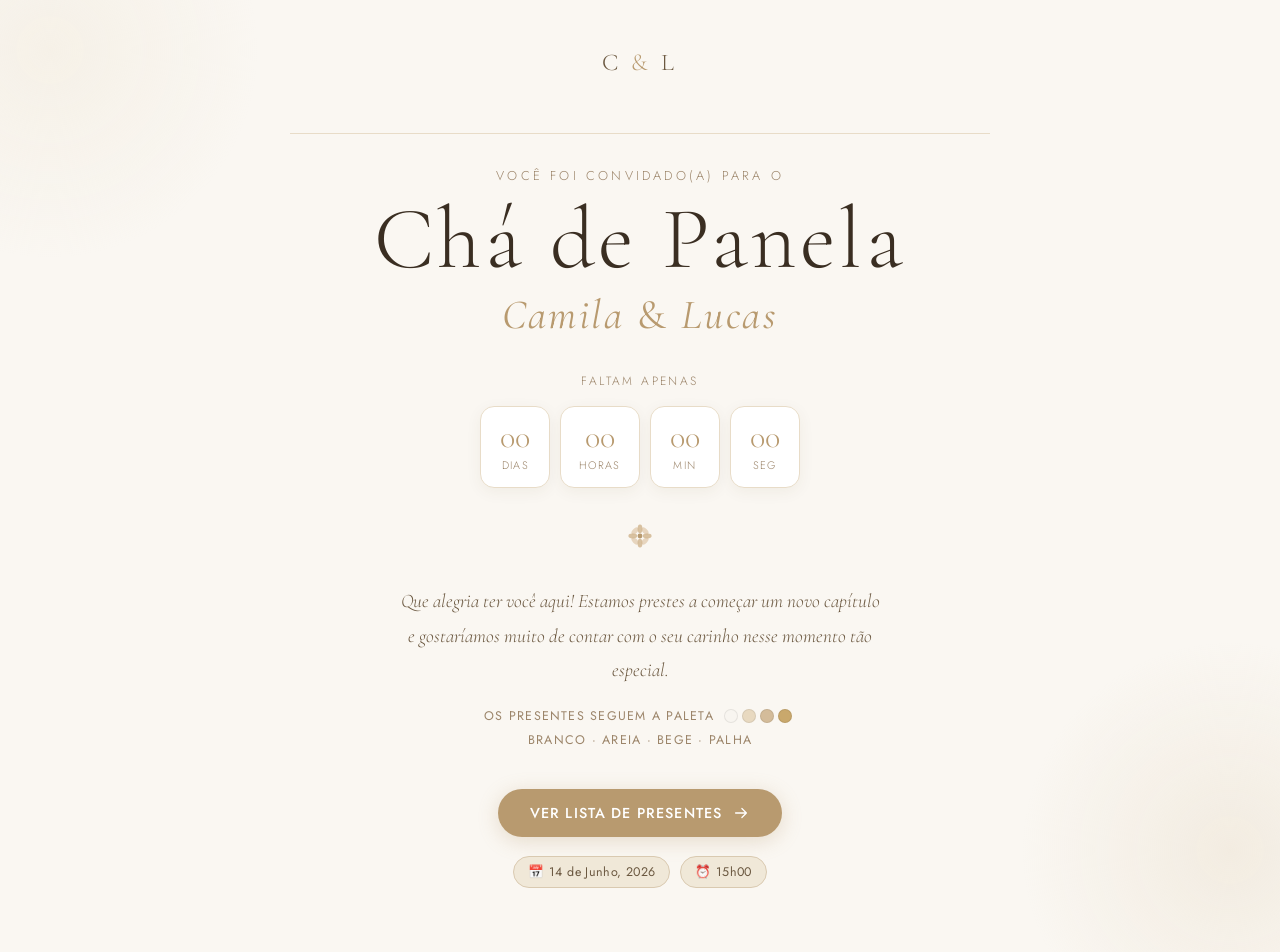
<file: index.html>
<!DOCTYPE html>
<html lang="pt-BR">

<head>
    <meta charset="UTF-8">
    <meta name="viewport" content="width=device-width, initial-scale=1.0">
    <title>Chá de Panela · Camila & Lucas</title>
    <link rel="preconnect" href="https://fonts.googleapis.com">
    <link
        href="https://fonts.googleapis.com/css2?family=Cormorant+Garamond:ital,wght@0,300;0,400;0,600;1,300;1,400&family=Jost:wght@300;400;500&display=swap"
        rel="stylesheet">
    <link rel="stylesheet" href="style.css">
</head>

<body>

    <audio id="musica" loop>
        <source src="music/musica.mp3" type="audio/mpeg">
    </audio>

    <script>
        document.addEventListener("click", function tocarUmaVez() {
            document.getElementById("musica").play().catch(() => { });
            document.removeEventListener("click", tocarUmaVez);
        });
        
        function tocarEMudarPagina(e) {
            e.preventDefault();
            localStorage.setItem("musica", "tocando");
            setTimeout(() => { window.location.href = "presentes.html"; }, 250);
        }
    </script>

    <div class="bg-ornament top-left"></div>
    <div class="bg-ornament bottom-right"></div>

    <main class="hero-page">

        <header class="site-header fade-in">
            <div class="monogram">C <span class="amp">&amp;</span> L</div>
        </header>

        <section class="hero-content">

            <div class="hero-text fade-in delay-1">
                <p class="supertitle">Você foi convidado(a) para o</p>
                <h1 class="title-main">Chá de Panela</h1>
                <h2 class="title-names">Camila <span class="amp-gold">&amp;</span> Lucas</h2>

                <div class="countdown fade-in delay-4">
                    <p class="countdown-title">Faltam apenas</p>

                    <div class="countdown-box">
                        <div class="time-card">
                            <span id="dias">00</span>
                            <small>Dias</small>
                        </div>

                        <div class="time-card">
                            <span id="horas">00</span>
                            <small>Horas</small>
                        </div>

                        <div class="time-card">
                            <span id="minutos">00</span>
                            <small>Min</small>
                        </div>

                        <div class="time-card">
                            <span id="segundos">00</span>
                            <small>Seg</small>
                        </div>
                    </div>
                </div>

            </div>

            <div class="divider-ornament fade-in delay-2">
                <span class="line"></span>
                <svg class="flower-icon" viewBox="0 0 40 40" xmlns="http://www.w3.org/2000/svg">
                    <circle cx="20" cy="20" r="3" fill="#b89a6f" />
                    <ellipse cx="20" cy="11" rx="3" ry="5.5" fill="#c9a97e" opacity="0.7" />
                    <ellipse cx="20" cy="29" rx="3" ry="5.5" fill="#c9a97e" opacity="0.7" />
                    <ellipse cx="11" cy="20" rx="5.5" ry="3" fill="#c9a97e" opacity="0.7" />
                    <ellipse cx="29" cy="20" rx="5.5" ry="3" fill="#c9a97e" opacity="0.7" />
                    <ellipse cx="13.8" cy="13.8" rx="3" ry="5.5" fill="#d4b48a" opacity="0.5"
                        transform="rotate(45 13.8 13.8)" />
                    <ellipse cx="26.2" cy="26.2" rx="3" ry="5.5" fill="#d4b48a" opacity="0.5"
                        transform="rotate(45 26.2 26.2)" />
                    <ellipse cx="26.2" cy="13.8" rx="3" ry="5.5" fill="#d4b48a" opacity="0.5"
                        transform="rotate(-45 26.2 13.8)" />
                    <ellipse cx="13.8" cy="26.2" rx="3" ry="5.5" fill="#d4b48a" opacity="0.5"
                        transform="rotate(-45 13.8 26.2)" />
                </svg>
                <span class="line"></span>
            </div>

            <div class="hero-message fade-in delay-3">
                <p class="welcome-text">
                    Que alegria ter você aqui! Estamos prestes a começar um novo capítulo
                    e gostaríamos muito de contar com o seu carinho nesse momento tão especial.
                </p>
                <p class="palette-note">
                    Os presentes seguem a paleta
                    <span class="swatches">
                        <span class="swatch s1" title="Branco"></span>
                        <span class="swatch s2" title="Areia"></span>
                        <span class="swatch s3" title="Bege"></span>
                        <span class="swatch s4" title="Palha"></span>
                    </span>
                    branco · areia · bege · palha
                </p>
            </div>

            <div class="cta-area fade-in delay-4">
                <a href="presentes.html" class="btn-primary" onclick="tocarEMudarPagina(event)">
                    <span>Ver lista de presentes</span>
                    <svg class="btn-arrow" viewBox="0 0 20 20" fill="none">
                        <path d="M4 10h12M11 5l5 5-5 5" stroke="currentColor" stroke-width="1.4" stroke-linecap="round"
                            stroke-linejoin="round" />
                    </svg>
                </a>
                <div class="event-pills">
                    <span class="pill">📅 14 de Junho, 2026</span>
                    <span class="pill">⏰ 15h00</span>
                </div>
            </div>

        </section>

    </main>

    <script>
        function iniciarContagem() {
            const dataEvento = new Date("2026-06-14T15:00:00").getTime();

            function atualizarContagem() {
                const agora = new Date().getTime();
                const distancia = dataEvento - agora;

                if (distancia <= 0) {
                    document.getElementById("dias").textContent = "00";
                    document.getElementById("horas").textContent = "00";
                    document.getElementById("minutos").textContent = "00";
                    document.getElementById("segundos").textContent = "00";
                    return;
                }

                const dias = Math.floor(distancia / (1000 * 60 * 60 * 24));
                const horas = Math.floor(
                    (distancia % (1000 * 60 * 60 * 24)) / (1000 * 60 * 60)
                );
                const minutos = Math.floor(
                    (distancia % (1000 * 60 * 60)) / (1000 * 60)
                );
                const segundos = Math.floor(
                    (distancia % (1000 * 60)) / 1000
                );

                document.getElementById("dias").textContent =
                    String(dias).padStart(2, "0");

                document.getElementById("horas").textContent =
                    String(horas).padStart(2, "0");

                document.getElementById("minutos").textContent =
                    String(minutos).padStart(2, "0");

                document.getElementById("segundos").textContent =
                    String(segundos).padStart(2, "0");
            }

            atualizarContagem();
            setInterval(atualizarContagem, 1000);
        }

        iniciarContagem();
    </script>

</body>

</html>
</file>
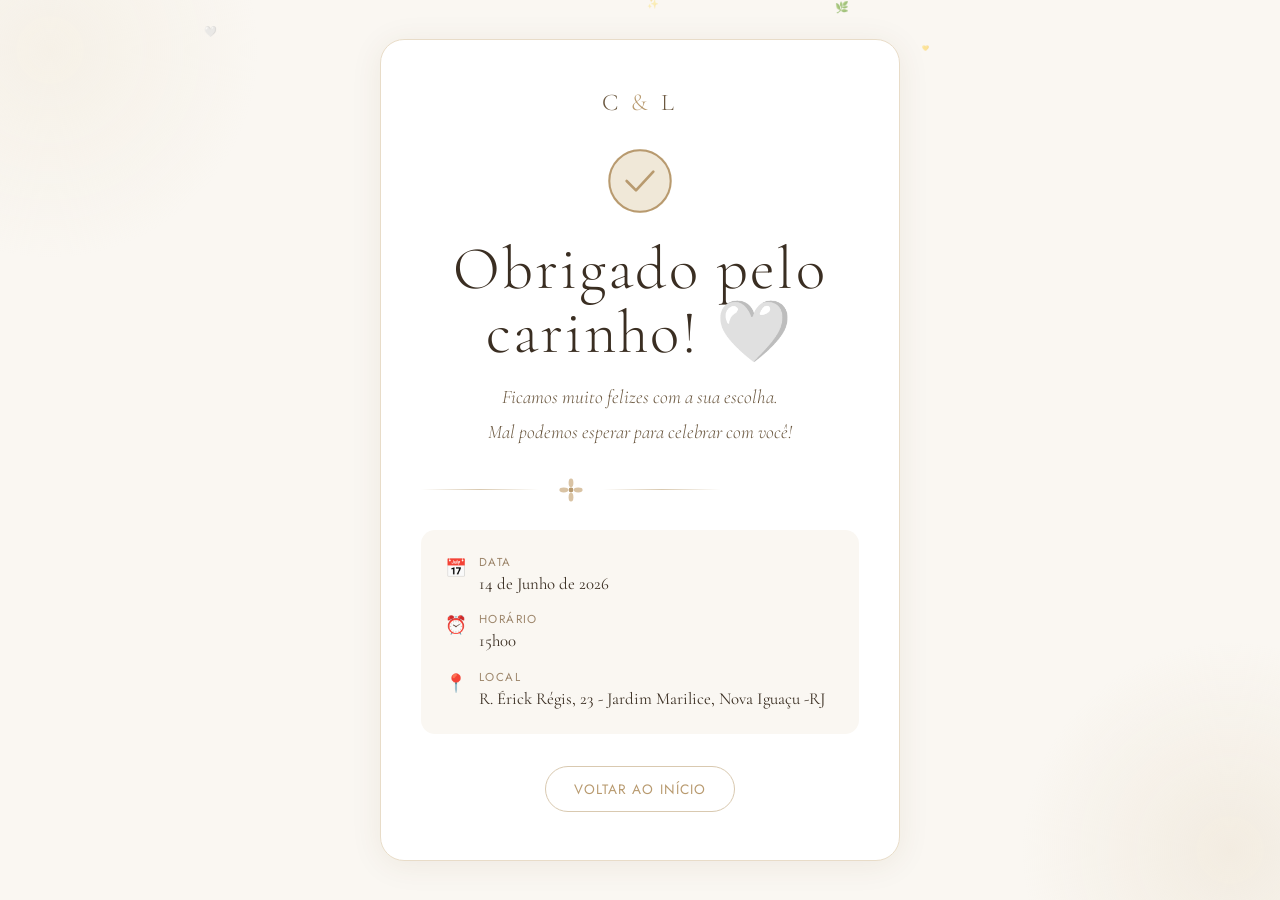
<file: obrigado.html>
<!DOCTYPE html>
<html lang="pt-BR">

<head>
    <meta charset="UTF-8">
    <meta name="viewport" content="width=device-width, initial-scale=1.0">
    <title>Obrigado! · Camila & Lucas</title>
    <link rel="preconnect" href="https://fonts.googleapis.com">
    <link
        href="https://fonts.googleapis.com/css2?family=Cormorant+Garamond:ital,wght@0,300;0,400;0,600;1,300;1,400&family=Jost:wght@300;400;500&display=swap"
        rel="stylesheet">
    <link rel="stylesheet" href="style.css">
</head>

<body>

    <audio id="musica" loop>
        <source src="music/musica.mp3" type="audio/mpeg">
    </audio>
    <script>
        window.addEventListener("load", () => {
            if (localStorage.getItem("musica") === "tocando") {
                document.getElementById("musica").play().catch(() => { });
            }
        });
    </script>

    <div class="bg-ornament top-left"></div>
    <div class="bg-ornament bottom-right"></div>

    <canvas id="confetti-canvas"
        style="position:fixed;top:0;left:0;width:100%;height:100%;pointer-events:none;z-index:0"></canvas>

    <main class="obrigado-page">

        <div class="obrigado-card fade-in">

            <div class="monogram">C <span class="amp">&amp;</span> L</div>

            <div class="check-circle">
                <svg viewBox="0 0 48 48" fill="none" xmlns="http://www.w3.org/2000/svg">
                    <circle cx="24" cy="24" r="23" stroke="#b89a6f" stroke-width="1.5" />
                    <path d="M14 24l7 7 13-14" stroke="#b89a6f" stroke-width="2" stroke-linecap="round"
                        stroke-linejoin="round" />
                </svg>
            </div>

            <h1 class="title-main smaller" style="margin:0">Obrigado pelo<br>carinho! 🤍</h1>

            <p class="welcome-text" style="margin-top:1rem">
                Ficamos muito felizes com a sua escolha.<br>
                Mal podemos esperar para celebrar com você!
            </p>

            <div class="divider-ornament" style="margin:1.5rem 0">
                <span class="line"></span>
                <svg class="flower-icon" viewBox="0 0 40 40" xmlns="http://www.w3.org/2000/svg">
                    <circle cx="20" cy="20" r="3" fill="#b89a6f" />
                    <ellipse cx="20" cy="11" rx="3" ry="5.5" fill="#c9a97e" opacity="0.7" />
                    <ellipse cx="20" cy="29" rx="3" ry="5.5" fill="#c9a97e" opacity="0.7" />
                    <ellipse cx="11" cy="20" rx="5.5" ry="3" fill="#c9a97e" opacity="0.7" />
                    <ellipse cx="29" cy="20" rx="5.5" ry="3" fill="#c9a97e" opacity="0.7" />
                </svg>
                <span class="line"></span>
            </div>

            <div class="event-details">
                <div class="detail-row">
                    <span class="detail-icon">📅</span>
                    <div>
                        <span class="detail-label">Data</span>
                        <span class="detail-value">14 de Junho de 2026</span>
                    </div>
                </div>
                <div class="detail-row">
                    <span class="detail-icon">⏰</span>
                    <div>
                        <span class="detail-label">Horário</span>
                        <span class="detail-value">15h00</span>
                    </div>
                </div>
                <div class="detail-row">
                    <span class="detail-icon">📍</span>
                    <div>
                        <span class="detail-label">Local</span>
                        <span class="detail-value">R. Érick Régis, 23 - Jardim Marilice, Nova Iguaçu -RJ</span>
                    </div>
                </div>
            </div>

            <a href="index.html" class="btn-secondary" style="margin-top:2rem">
                Voltar ao início
            </a>

        </div>

    </main>

    <script>
        const canvas = document.getElementById("confetti-canvas");
        const ctx = canvas.getContext("2d");
        canvas.width = window.innerWidth;
        canvas.height = window.innerHeight;
        window.addEventListener("resize", () => {
            canvas.width = window.innerWidth;
            canvas.height = window.innerHeight;
        });
        const particles = Array.from({ length: 60 }, () => ({
            x: Math.random() * canvas.width,
            y: Math.random() * canvas.height - canvas.height,
            size: Math.random() * 8 + 4,
            speed: Math.random() * 1.5 + 0.5,
            opacity: Math.random() * 0.5 + 0.3,
            char: ["🤍", "✨", "💛", "🌿"][Math.floor(Math.random() * 4)]
        }));
        function animate() {
            ctx.clearRect(0, 0, canvas.width, canvas.height);
            particles.forEach(p => {
                ctx.globalAlpha = p.opacity;
                ctx.font = p.size + "px serif";
                ctx.fillText(p.char, p.x, p.y);
                p.y += p.speed;
                if (p.y > canvas.height + 20) {
                    p.y = -20;
                    p.x = Math.random() * canvas.width;
                }
            });
            ctx.globalAlpha = 1;
            requestAnimationFrame(animate);
        }
        animate();
    </script>
</body>

</html>
</file>
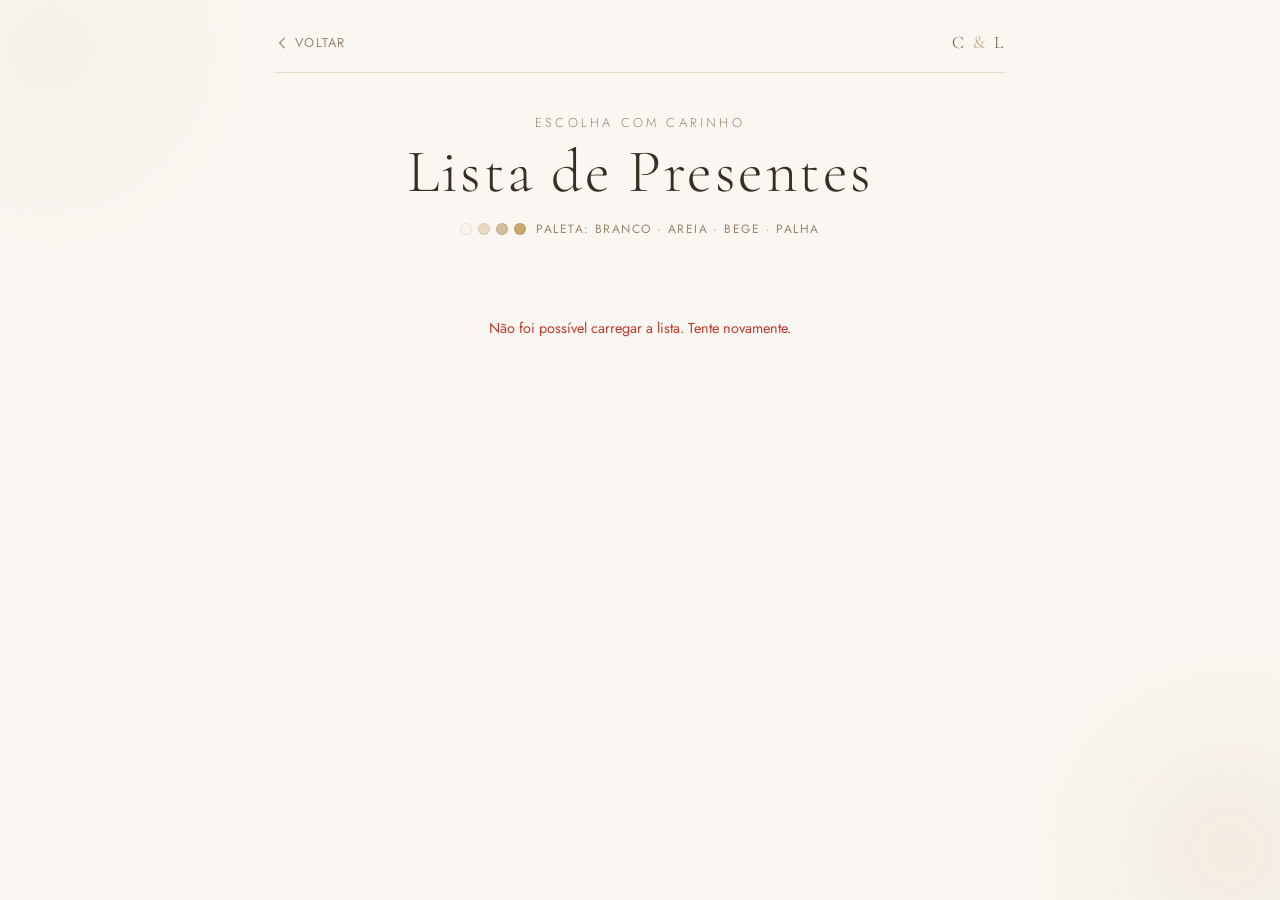
<file: presentes.html>
<!DOCTYPE html>
<html lang="pt-BR">

<head>
    <meta charset="UTF-8">
    <meta name="viewport" content="width=device-width, initial-scale=1.0">
    <title>Lista de Presentes · Camila & Lucas</title>
    <link rel="preconnect" href="https://fonts.googleapis.com">
    <link
        href="https://fonts.googleapis.com/css2?family=Cormorant+Garamond:ital,wght@0,300;0,400;0,600;1,300;1,400&family=Jost:wght@300;400;500&display=swap"
        rel="stylesheet">
    <link rel="stylesheet" href="style.css">
</head>

<body>

    <audio id="musica" loop>
        <source src="music/musica.mp3" type="audio/mpeg">
    </audio>
    <script>
        window.addEventListener("load", function () {
            if (localStorage.getItem("musica") === "tocando")
                document.getElementById("musica").play().catch(function () { });
        });
        document.addEventListener("click", function once() {
            document.getElementById("musica").play().catch(function () { });
            document.removeEventListener("click", once);
        });
    </script>

    <div class="bg-ornament top-left"></div>
    <div class="bg-ornament bottom-right"></div>

    <main class="list-page">
        <header class="list-header fade-in">
            <a href="index.html" class="back-link">
                <svg viewBox="0 0 20 20" fill="none" width="16">
                    <path d="M13 4L7 10l6 6" stroke="currentColor" stroke-width="1.4" stroke-linecap="round"
                        stroke-linejoin="round" />
                </svg>
                Voltar
            </a>
            <div class="monogram small">C <span class="amp">&amp;</span> L</div>
        </header>

        <section class="list-intro fade-in delay-1">
            <p class="supertitle">Escolha com carinho</p>
            <h1 class="title-main smaller">Lista de Presentes</h1>
            <div class="palette-strip">
                <span class="swatch s1"></span>
                <span class="swatch s2"></span>
                <span class="swatch s3"></span>
                <span class="swatch s4"></span>
                <span class="palette-label">Paleta: branco · areia · bege · palha</span>
            </div>
        </section>

        <div id="loading-state" class="loading-state">
            <div class="spinner"></div>
            <p>Carregando a lista...</p>
        </div>

        <div id="progress-wrap"></div>
        <div id="lista-presentes" class="gift-grid"></div>
    </main>

    <div id="modal-overlay" class="modal-overlay" onclick="fecharModal()" style="display:none"></div>
    <div id="confirm-modal" class="confirm-modal" style="display:none">
        <button class="modal-close" onclick="fecharModal()">
            <svg viewBox="0 0 20 20" fill="none" width="16">
                <path d="M5 5l10 10M15 5L5 15" stroke="currentColor" stroke-width="1.5" stroke-linecap="round" />
            </svg>
        </button>
        <p class="modal-label">Você escolheu:</p>
        <p class="modal-gift-name" id="modal-gift-label"></p>
        <p class="modal-ask">Qual é o seu nome?</p>
        <input id="modal-nome" type="text" placeholder="Seu nome completo" autocomplete="name">
        <button class="btn-primary modal-confirm-btn" id="modal-btn-confirm" onclick="confirmarEscolha()">
            <span>Confirmar presente</span>
            <svg class="btn-arrow" viewBox="0 0 20 20" fill="none">
                <path d="M4 10h12M11 5l5 5-5 5" stroke="currentColor" stroke-width="1.4" stroke-linecap="round"
                    stroke-linejoin="round" />
            </svg>
        </button>
    </div>

    <div id="toast" class="toast" style="display:none"></div>

    <script src="script/script.js"></script>
</body>

</html>
</file>
<file: style.css>
@import url('https://fonts.googleapis.com/css2?family=Cormorant+Garamond:ital,wght@0,300;0,400;0,600;1,300;1,400&family=Jost:wght@300;400;500&display=swap');

:root {
    --cream: #faf7f2;
    --sand: #f0e8d8;
    --beige: #e8dcc8;
    --linen: #d9c9b0;
    --gold: #b89a6f;
    --gold-dark: #8a6f4a;
    --text: #3a2e22;
    --text-mid: #6b5840;
    --text-light: #9c856a;
    --white: #ffffff;
    --radius: 16px;
    --shadow: 0 4px 32px rgba(90, 60, 20, 0.08);
}

* {
    box-sizing: border-box;
    margin: 0;
    padding: 0;
}

html {
    scroll-behavior: smooth;
}

body {
    font-family: 'Jost', sans-serif;
    background-color: var(--cream);
    color: var(--text);
    min-height: 100vh;
    position: relative;
    overflow-x: hidden;
}

.bg-ornament {
    position: fixed;
    width: 420px;
    height: 420px;
    border-radius: 50%;
    pointer-events: none;
    z-index: 0;
    opacity: 0.4;
}

.bg-ornament.top-left {
    top: -160px;
    left: -160px;
    background: radial-gradient(circle, var(--sand) 0%, transparent 70%);
}

.bg-ornament.bottom-right {
    bottom: -160px;
    right: -160px;
    background: radial-gradient(circle, var(--beige) 0%, transparent 70%);
}

.title-main {
    font-family: 'Cormorant Garamond', serif;
    font-weight: 300;
    font-size: clamp(3rem, 8vw, 5.5rem);
    letter-spacing: 0.04em;
    line-height: 1.05;
    color: var(--text);
}

.title-main.smaller {
    font-size: clamp(2.2rem, 6vw, 3.8rem);
}

.title-names {
    font-family: 'Cormorant Garamond', serif;
    font-weight: 400;
    font-style: italic;
    font-size: clamp(1.6rem, 4vw, 2.6rem);
    color: var(--gold);
    letter-spacing: 0.06em;
    margin-top: 0.3rem;
}

.supertitle {
    font-family: 'Jost', sans-serif;
    font-weight: 300;
    font-size: 0.8rem;
    letter-spacing: 0.25em;
    text-transform: uppercase;
    color: var(--text-light);
    margin-bottom: 0.5rem;
}

.amp,
.amp-gold {
    font-style: normal;
}

.amp {
    color: var(--gold);
}

.amp-gold {
    color: var(--gold);
}

.monogram {
    font-family: 'Cormorant Garamond', serif;
    font-weight: 300;
    font-size: 1.5rem;
    letter-spacing: 0.15em;
    color: var(--text-mid);
    text-align: center;
    margin-bottom: 2rem;
}

.monogram.small {
    font-size: 1.1rem;
    margin-bottom: 0;
}

.divider-ornament {
    display: flex;
    align-items: center;
    gap: 1rem;
    max-width: 300px;
    margin: 2rem auto;
}

.divider-ornament .line {
    flex: 1;
    height: 0.5px;
    background: linear-gradient(to right, transparent, var(--linen), transparent);
}

.flower-icon {
    width: 32px;
    height: 32px;
    flex-shrink: 0;
}

.swatches {
    display: inline-flex;
    gap: 4px;
    vertical-align: middle;
    margin: 0 4px;
}

.swatch {
    width: 14px;
    height: 14px;
    border-radius: 50%;
    display: inline-block;
    border: 1px solid rgba(0, 0, 0, 0.08);
}

.s1 {
    background: #f8f5f0;
}

.s2 {
    background: #e8d9c0;
}

.s3 {
    background: #d4bc9a;
}

.s4 {
    background: #c9a86c;
}

.btn-primary {
    display: inline-flex;
    align-items: center;
    gap: 10px;
    padding: 14px 32px;
    background: var(--gold);
    color: var(--white);
    border: none;
    border-radius: 50px;
    font-family: 'Jost', sans-serif;
    font-size: 0.9rem;
    font-weight: 500;
    letter-spacing: 0.08em;
    text-transform: uppercase;
    text-decoration: none;
    cursor: pointer;
    transition: background 0.25s, transform 0.2s, box-shadow 0.25s;
    box-shadow: 0 4px 20px rgba(184, 154, 111, 0.3);
}

.btn-primary:hover {
    background: var(--gold-dark);
    transform: translateY(-2px);
    box-shadow: 0 8px 28px rgba(184, 154, 111, 0.4);
}

.btn-primary:active {
    transform: translateY(0);
}

.btn-primary.loading {
    opacity: 0.7;
    pointer-events: none;
}

.btn-arrow {
    width: 18px;
    height: 18px;
}

.btn-secondary {
    display: inline-flex;
    align-items: center;
    gap: 8px;
    padding: 12px 28px;
    background: transparent;
    color: var(--gold);
    border: 1px solid var(--linen);
    border-radius: 50px;
    font-family: 'Jost', sans-serif;
    font-size: 0.85rem;
    font-weight: 400;
    letter-spacing: 0.08em;
    text-transform: uppercase;
    text-decoration: none;
    cursor: pointer;
    transition: background 0.2s, border-color 0.2s;
}

.btn-secondary:hover {
    background: var(--sand);
    border-color: var(--gold);
}

.btn-escolher {
    display: inline-flex;
    align-items: center;
    gap: 7px;
    padding: 9px 20px;
    background: var(--sand);
    color: var(--gold-dark);
    border: 1px solid var(--linen);
    border-radius: 50px;
    font-family: 'Jost', sans-serif;
    font-size: 0.82rem;
    font-weight: 500;
    letter-spacing: 0.05em;
    cursor: pointer;
    transition: background 0.2s, border-color 0.2s, transform 0.15s;
    white-space: nowrap;
}

.btn-escolher:hover {
    background: var(--beige);
    border-color: var(--gold);
    transform: translateY(-1px);
}

.btn-escolher:active {
    transform: translateY(0);
}

.pill {
    display: inline-flex;
    align-items: center;
    gap: 5px;
    padding: 6px 14px;
    border-radius: 50px;
    background: var(--sand);
    border: 0.5px solid var(--linen);
    font-size: 0.78rem;
    color: var(--text-mid);
    letter-spacing: 0.03em;
}

.hero-page {
    position: relative;
    z-index: 1;
    min-height: 100vh;
    display: flex;
    flex-direction: column;
    align-items: center;
    padding: 3rem 1.5rem 4rem;
}

.site-header {
    width: 100%;
    max-width: 700px;
    text-align: center;
    margin-bottom: 2rem;
    padding-bottom: 1.5rem;
    border-bottom: 0.5px solid var(--beige);
}

.hero-content {
    width: 100%;
    max-width: 640px;
    text-align: center;
    display: flex;
    flex-direction: column;
    align-items: center;
}

.hero-text {
    margin-bottom: 0;
}

.hero-message {
    max-width: 480px;
    margin-bottom: 2.5rem;
}

.welcome-text {
    font-family: 'Cormorant Garamond', serif;
    font-size: clamp(1.05rem, 2.5vw, 1.2rem);
    font-weight: 300;
    font-style: italic;
    line-height: 1.8;
    color: var(--text-mid);
    margin-bottom: 1.2rem;
}

.palette-note {
    display: flex;
    align-items: center;
    justify-content: center;
    flex-wrap: wrap;
    gap: 6px;
    font-size: 0.78rem;
    letter-spacing: 0.1em;
    text-transform: uppercase;
    color: var(--text-light);
}

.cta-area {
    display: flex;
    flex-direction: column;
    align-items: center;
    gap: 1.2rem;
}

.event-pills {
    display: flex;
    gap: 0.6rem;
    flex-wrap: wrap;
    justify-content: center;
}

.list-page {
    position: relative;
    z-index: 1;
    max-width: 780px;
    margin: 0 auto;
    padding: 2rem 1.5rem 5rem;
}

.list-header {
    display: flex;
    align-items: center;
    justify-content: space-between;
    margin-bottom: 2.5rem;
    padding-bottom: 1.2rem;
    border-bottom: 0.5px solid var(--beige);
}

.back-link {
    display: flex;
    align-items: center;
    gap: 5px;
    font-size: 0.8rem;
    letter-spacing: 0.1em;
    text-transform: uppercase;
    color: var(--text-light);
    text-decoration: none;
    transition: color 0.2s;
}

.back-link:hover {
    color: var(--gold);
}

.list-intro {
    text-align: center;
    margin-bottom: 2rem;
}

.palette-strip {
    display: flex;
    align-items: center;
    justify-content: center;
    gap: 6px;
    margin-top: 1rem;
    font-size: 0.75rem;
    letter-spacing: 0.12em;
    text-transform: uppercase;
    color: var(--text-light);
}

.palette-strip .swatch {
    width: 12px;
    height: 12px;
}

.palette-label {
    margin-left: 4px;
}

.loading-state {
    text-align: center;
    padding: 3rem 0;
    color: var(--text-light);
    font-size: 0.9rem;
}

.spinner {
    width: 32px;
    height: 32px;
    border: 2px solid var(--beige);
    border-top-color: var(--gold);
    border-radius: 50%;
    animation: spin 0.8s linear infinite;
    margin: 0 auto 1rem;
}

@keyframes spin {
    to {
        transform: rotate(360deg);
    }
}

.error-msg {
    color: #c0392b;
    font-size: 0.9rem;
}

.progress-bar-wrap {
    margin-bottom: 2rem;
}

.progress-labels {
    display: flex;
    justify-content: space-between;
    font-size: 0.78rem;
    color: var(--text-light);
    margin-bottom: 6px;
    letter-spacing: 0.04em;
}

.progress-track {
    height: 5px;
    background: var(--beige);
    border-radius: 10px;
    overflow: hidden;
}

.progress-fill {
    height: 100%;
    background: linear-gradient(to right, var(--linen), var(--gold));
    border-radius: 10px;
    transition: width 1s ease;
}

.gift-grid {
    display: grid;
    gap: 1.2rem;
}

.gift-card {
    display: grid;
    grid-template-columns: 120px 1fr;
    gap: 1.2rem;
    background: var(--white);
    border: 0.5px solid var(--beige);
    border-radius: var(--radius);
    padding: 1.2rem;
    transition: box-shadow 0.2s, transform 0.2s;
    position: relative;
    overflow: hidden;
}

.gift-card:hover {
    box-shadow: var(--shadow);
    transform: translateY(-2px);
}

.gift-card.taken {
    background: var(--cream);
    opacity: 0.75;
}

.gift-card.taken:hover {
    transform: none;
    box-shadow: none;
}

.gift-img-wrap {
    position: relative;
    border-radius: 10px;
    overflow: hidden;
    background: var(--sand);
    height: 120px;
}

.gift-img-wrap img {
    width: 100%;
    height: 100%;
    object-fit: cover;
    display: block;
    transition: transform 0.4s ease;
}

.gift-card:hover .gift-img-wrap img {
    transform: scale(1.05);
}

.taken-badge {
    position: absolute;
    bottom: 0;
    left: 0;
    right: 0;
    background: rgba(184, 154, 111, 0.88);
    color: white;
    font-size: 0.72rem;
    font-weight: 500;
    letter-spacing: 0.08em;
    text-align: center;
    padding: 5px 0;
    text-transform: uppercase;
}

.gift-info {
    display: flex;
    flex-direction: column;
    justify-content: space-between;
}

.gift-name {
    font-family: 'Cormorant Garamond', serif;
    font-weight: 400;
    font-size: 1.2rem;
    color: var(--text);
    margin-bottom: 0.4rem;
    line-height: 1.3;
}

.gift-link {
    display: inline-flex;
    align-items: center;
    gap: 5px;
    font-size: 0.78rem;
    color: var(--gold);
    text-decoration: none;
    letter-spacing: 0.05em;
    transition: color 0.2s;
    margin-bottom: auto;
}

.gift-link:hover {
    color: var(--gold-dark);
    text-decoration: underline;
}

.gift-footer {
    margin-top: 0.8rem;
}

.taken-by {
    font-size: 0.82rem;
    color: var(--text-light);
}

.taken-heart {
    color: var(--gold);
    font-size: 0.9rem;
}

.confirm-area {
    display: flex;
    justify-content: center;
    margin-top: 3rem;
    padding-top: 2rem;
    border-top: 0.5px solid var(--beige);
}

.modal-overlay {
    position: fixed;
    inset: 0;
    background: rgba(58, 46, 34, 0.45);
    z-index: 50;
    opacity: 0;
    transition: opacity 0.28s ease;
    backdrop-filter: blur(3px);
}

.modal-overlay.open {
    opacity: 1;
}

.confirm-modal {
    position: fixed;
    bottom: 0;
    left: 0;
    right: 0;
    z-index: 51;
    background: var(--white);
    border-radius: 24px 24px 0 0;
    padding: 2rem 1.8rem 2.5rem;
    display: flex;
    flex-direction: column;
    gap: 1rem;
    box-shadow: 0 -8px 40px rgba(90, 60, 20, 0.15);
    transform: translateY(100%);
    transition: transform 0.3s cubic-bezier(0.32, 0.72, 0, 1);
    max-width: 560px;
    margin: 0 auto;
}

.confirm-modal.open {
    transform: translateY(0);
}

@media (min-width: 600px) {
    .confirm-modal {
        bottom: auto;
        top: 50%;
        left: 50%;
        right: auto;
        transform: translate(-50%, -40%);
        border-radius: 20px;
        width: 90%;
        max-width: 460px;
        opacity: 0;
        transition: opacity 0.25s ease, transform 0.25s ease;
    }

    .confirm-modal.open {
        transform: translate(-50%, -50%);
        opacity: 1;
    }
}

.modal-close {
    position: absolute;
    top: 1rem;
    right: 1rem;
    background: var(--sand);
    border: none;
    border-radius: 50%;
    width: 32px;
    height: 32px;
    display: flex;
    align-items: center;
    justify-content: center;
    cursor: pointer;
    color: var(--text-mid);
    transition: background 0.2s;
}

.modal-close:hover {
    background: var(--beige);
}

.modal-label {
    font-size: 0.72rem;
    text-transform: uppercase;
    letter-spacing: 0.15em;
    color: var(--text-light);
}

.modal-gift-name {
    font-family: 'Cormorant Garamond', serif;
    font-size: 1.4rem;
    font-weight: 400;
    color: var(--text);
    line-height: 1.3;
}

.modal-ask {
    font-size: 0.88rem;
    color: var(--text-mid);
    margin-top: -0.2rem;
}

.confirm-modal input {
    width: 100%;
    padding: 12px 18px;
    border: 1px solid var(--beige);
    border-radius: 50px;
    font-family: 'Jost', sans-serif;
    font-size: 1rem;
    color: var(--text);
    background: var(--cream);
    outline: none;
    transition: border-color 0.2s, box-shadow 0.2s;
}

.confirm-modal input::placeholder {
    color: var(--text-light);
}

.confirm-modal input:focus {
    border-color: var(--gold);
    box-shadow: 0 0 0 3px rgba(184, 154, 111, 0.15);
    background: var(--white);
}

.confirm-modal input.shake {
    animation: shake 0.4s ease;
    border-color: #e24b4a;
}

@keyframes shake {

    0%,
    100% {
        transform: translateX(0);
    }

    20% {
        transform: translateX(-6px);
    }

    40% {
        transform: translateX(6px);
    }

    60% {
        transform: translateX(-4px);
    }

    80% {
        transform: translateX(4px);
    }
}

.modal-confirm-btn {
    width: 100%;
    justify-content: center;
}

.obrigado-page {
    position: relative;
    z-index: 1;
    min-height: 100vh;
    display: flex;
    align-items: center;
    justify-content: center;
    padding: 2rem 1.5rem;
}

.obrigado-card {
    background: var(--white);
    border: 0.5px solid var(--beige);
    border-radius: 24px;
    padding: 3rem 2.5rem;
    max-width: 520px;
    width: 100%;
    text-align: center;
    box-shadow: var(--shadow);
}

.check-circle {
    margin: 0 auto 1.5rem;
    width: 64px;
    height: 64px;
    display: flex;
    align-items: center;
    justify-content: center;
    background: var(--sand);
    border-radius: 50%;
    animation: pulse-ring 2s ease-in-out infinite;
}

@keyframes pulse-ring {

    0%,
    100% {
        box-shadow: 0 0 0 0 rgba(184, 154, 111, 0.15);
    }

    50% {
        box-shadow: 0 0 0 12px rgba(184, 154, 111, 0.08);
    }
}

.event-details {
    display: flex;
    flex-direction: column;
    gap: 1rem;
    text-align: left;
    background: var(--cream);
    border-radius: 14px;
    padding: 1.5rem;
}

.detail-row {
    display: flex;
    align-items: flex-start;
    gap: 12px;
}

.detail-icon {
    font-size: 1.1rem;
    flex-shrink: 0;
    margin-top: 1px;
}

.detail-label {
    display: block;
    font-size: 0.72rem;
    text-transform: uppercase;
    letter-spacing: 0.12em;
    color: var(--text-light);
    margin-bottom: 2px;
}

.detail-value {
    font-family: 'Cormorant Garamond', serif;
    font-size: 1.05rem;
    color: var(--text);
    line-height: 1.4;
}

.toast {
    position: fixed;
    bottom: 2rem;
    left: 50%;
    transform: translateX(-50%) translateY(10px);
    background: var(--text);
    color: white;
    padding: 12px 24px;
    border-radius: 50px;
    font-size: 0.85rem;
    letter-spacing: 0.04em;
    opacity: 0;
    transition: opacity 0.3s, transform 0.3s;
    z-index: 100;
    white-space: nowrap;
    max-width: 90vw;
    text-align: center;
}

.toast.show {
    opacity: 1;
    transform: translateX(-50%) translateY(0);
}

.fade-in {
    opacity: 0;
    transform: translateY(18px);
    animation: fadeUp 0.7s ease forwards;
}

.delay-1 {
    animation-delay: 0.1s;
}

.delay-2 {
    animation-delay: 0.2s;
}

.delay-3 {
    animation-delay: 0.35s;
}

.delay-4 {
    animation-delay: 0.5s;
}

@keyframes fadeUp {
    to {
        opacity: 1;
        transform: translateY(0);
    }
}

@media (max-width: 600px) {
    .hero-page {
        padding: 2rem 1.2rem 3.5rem;
    }

    .list-page {
        padding: 1.5rem 1rem 4rem;
    }

    .gift-card {
        grid-template-columns: 90px 1fr;
        gap: 0.9rem;
        padding: 1rem;
    }

    .gift-img-wrap {
        height: 90px;
    }

    .gift-name {
        font-size: 1rem;
    }

    .btn-escolher {
        font-size: 0.78rem;
        padding: 8px 14px;
    }

    .obrigado-card {
        padding: 2rem 1.4rem;
    }

    .monogram {
        font-size: 1.2rem;
    }

    .event-pills {
        flex-direction: column;
        align-items: center;
    }
}

.countdown {
    margin-top: 2rem;
    text-align: center;
}

.countdown-title {
    font-family: 'Jost', sans-serif;
    font-size: 0.75rem;
    font-weight: 300;
    letter-spacing: 0.2em;
    text-transform: uppercase;
    color: var(--text-light);
    margin-bottom: 1rem;
}

.countdown-box {
    display: flex;
    justify-content: center;
    gap: 10px;
    flex-wrap: nowrap;
}

.time-card {
    background: var(--white);
    border: 0.5px solid var(--beige);
    border-radius: 14px;
    padding: 14px 18px;
    min-width: 70px;
    box-shadow: 0 4px 16px rgba(90, 60, 20, 0.06);
    text-align: center;
}

.time-card span {
    display: block;
    font-family: 'Cormorant Garamond', serif;
    font-size: 2rem;
    font-weight: 300;
    color: var(--gold);
    line-height: 1;
}

.time-card small {
    display: block;
    font-family: 'Jost', sans-serif;
    font-size: 0.68rem;
    font-weight: 300;
    letter-spacing: 0.12em;
    text-transform: uppercase;
    color: var(--text-light);
    margin-top: 4px;
}

@media (max-width: 480px) {
    .countdown-box {
        gap: 6px;
    }

    .time-card {
        padding: 10px 10px;
        min-width: 58px;
    }

    .time-card span {
        font-size: 1.5rem;
    }

    .time-card small {
        font-size: 0.62rem;
    }
}
</file>
